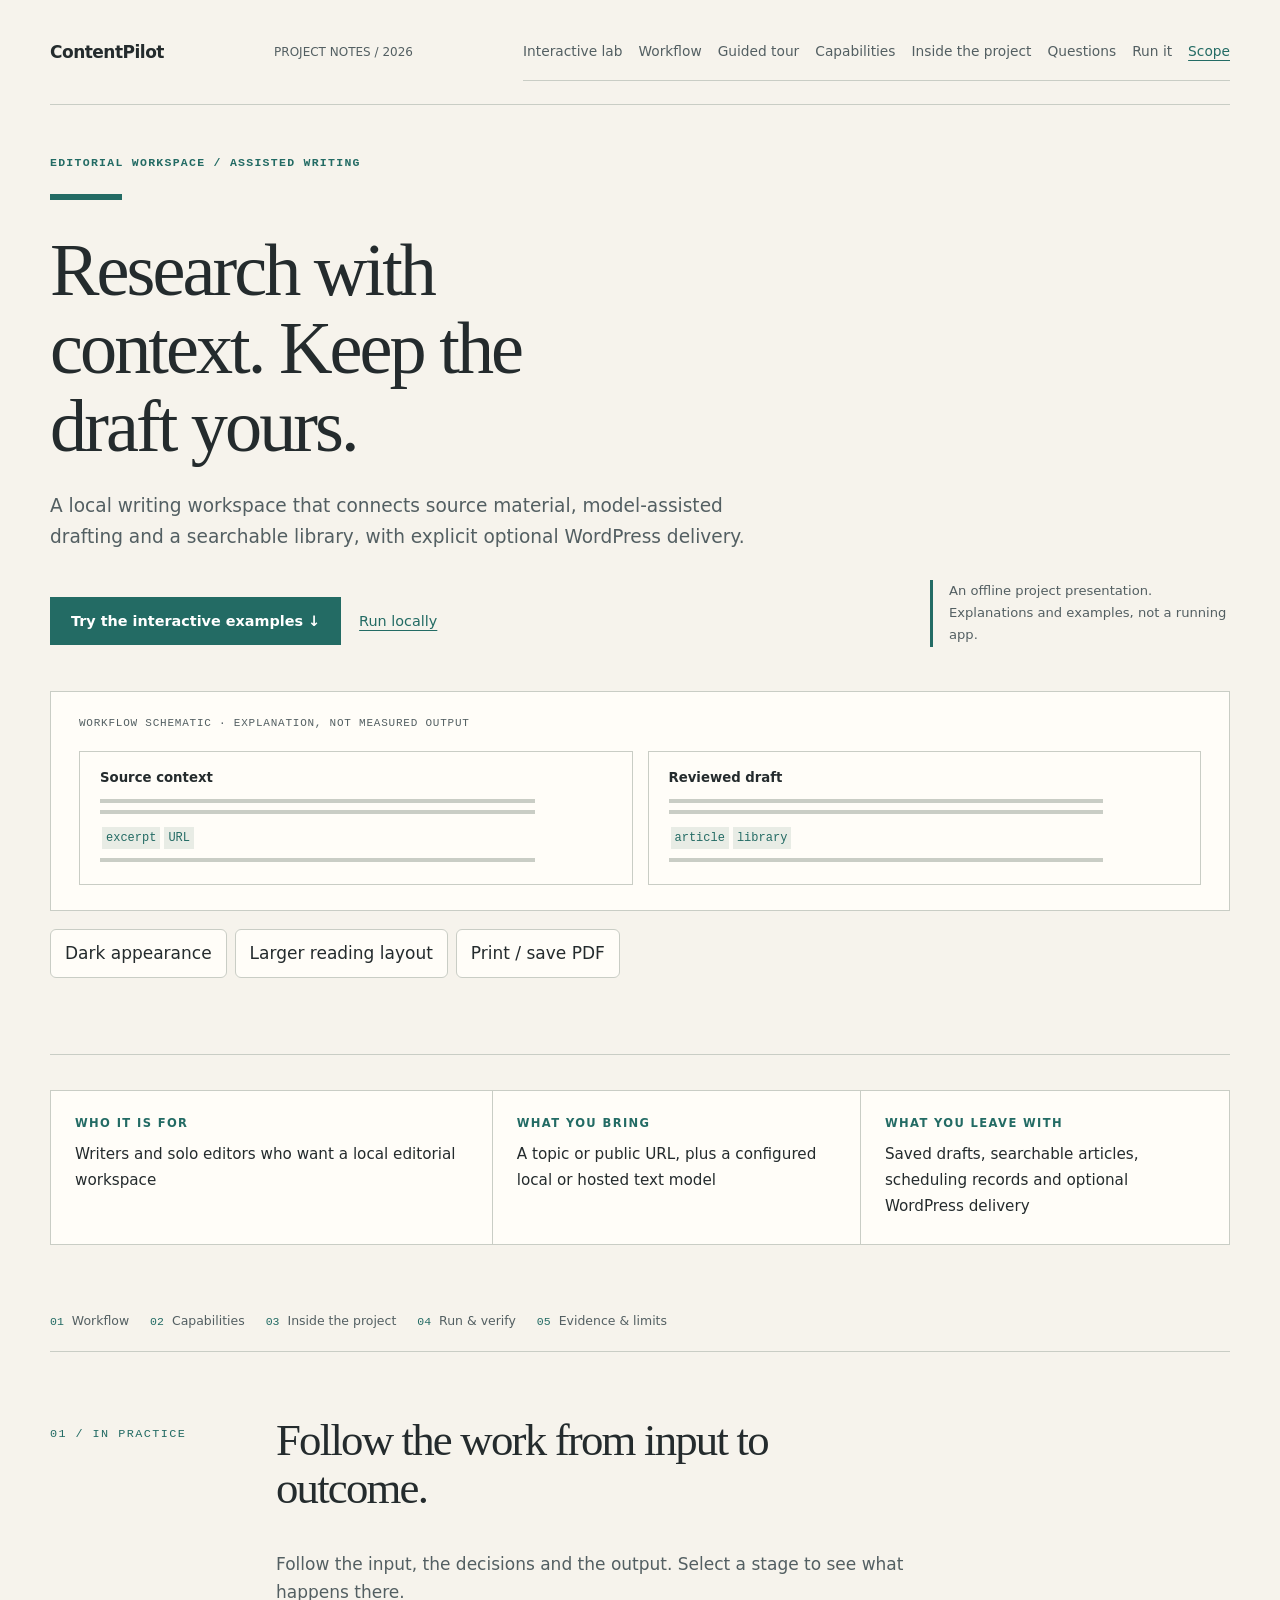
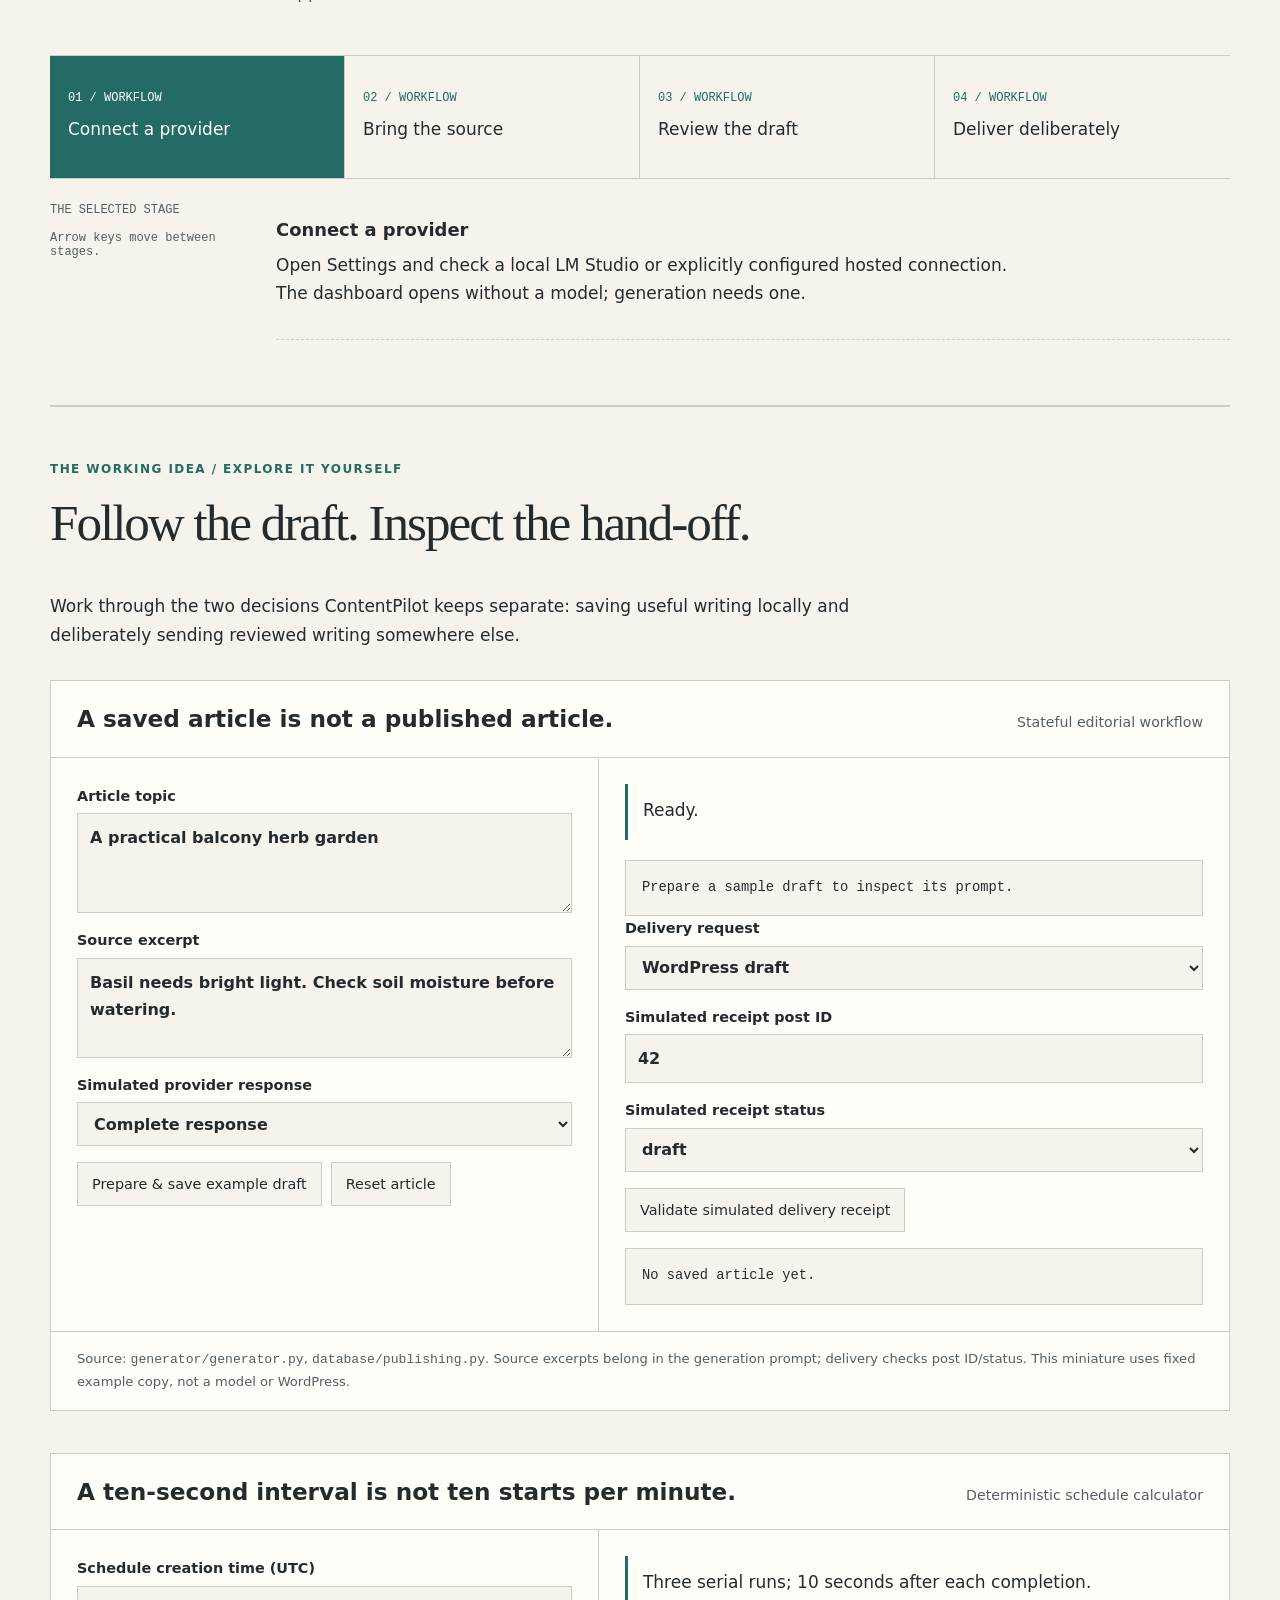
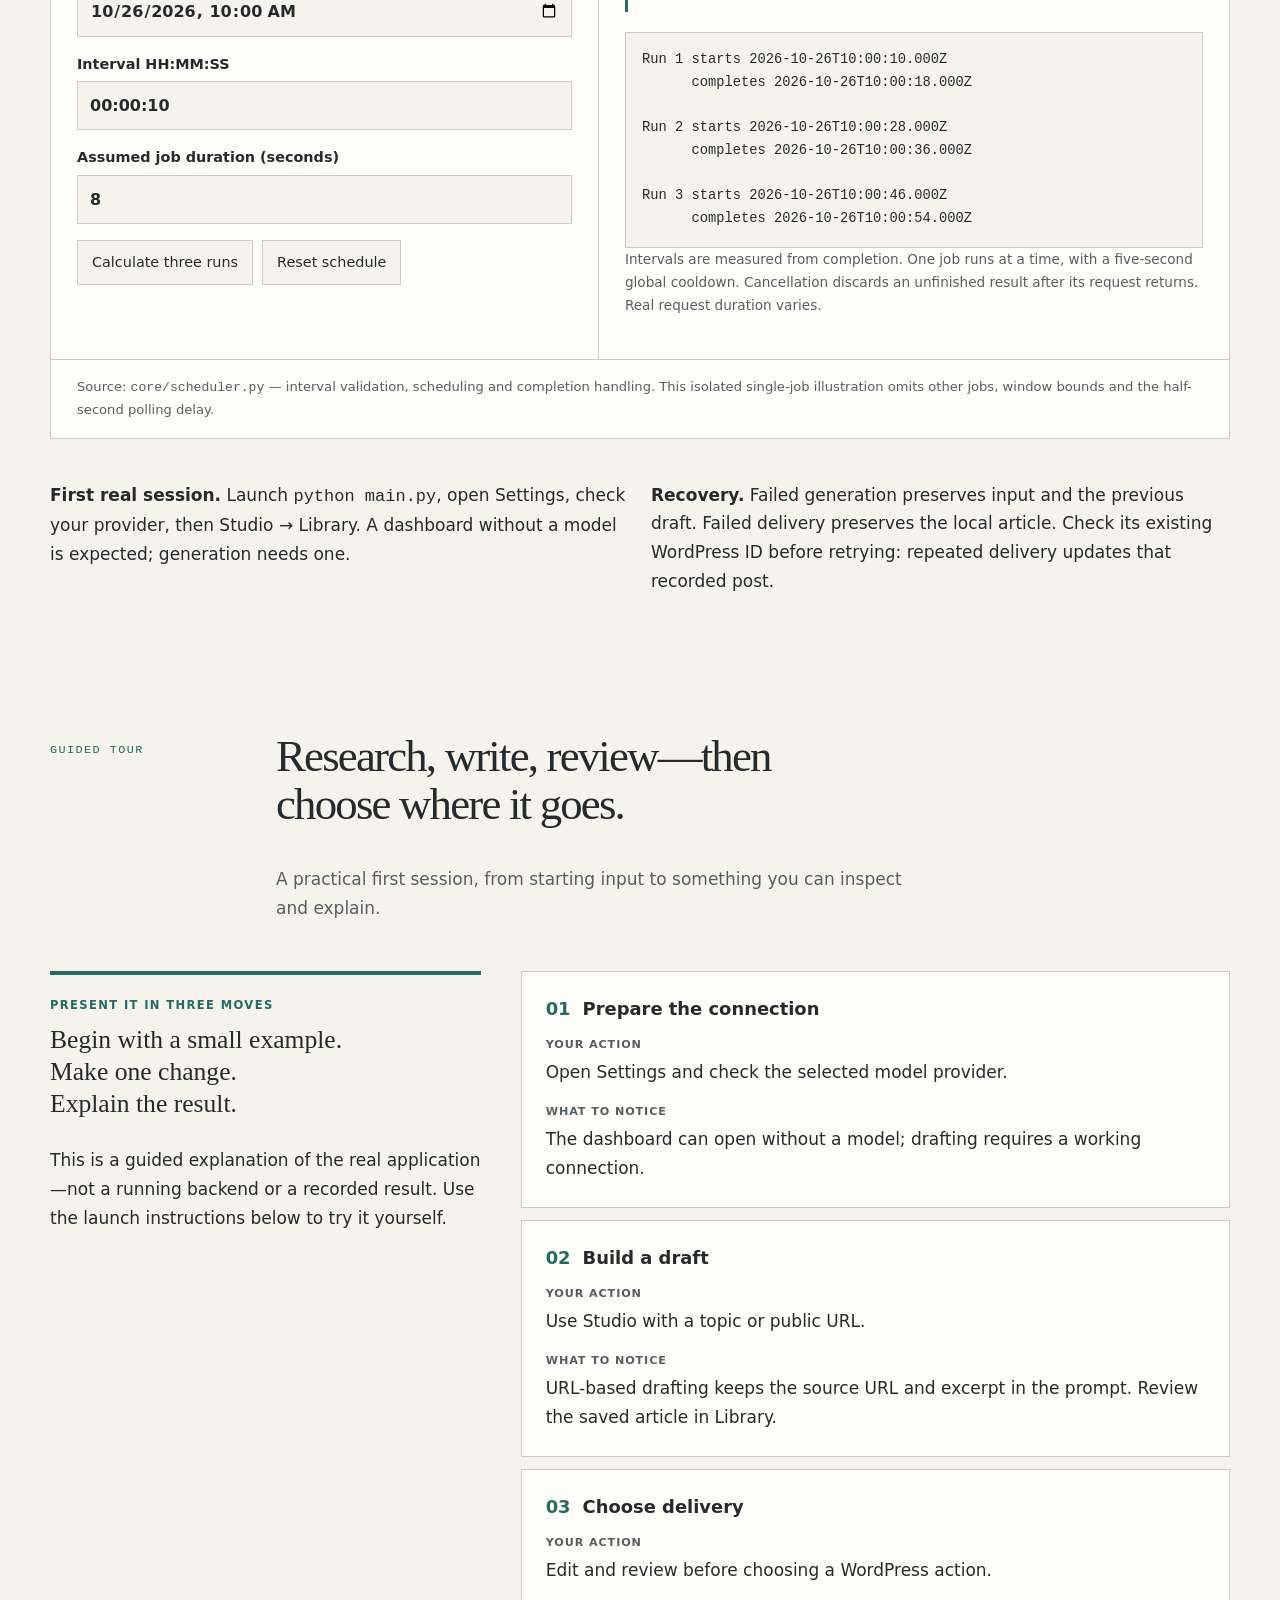
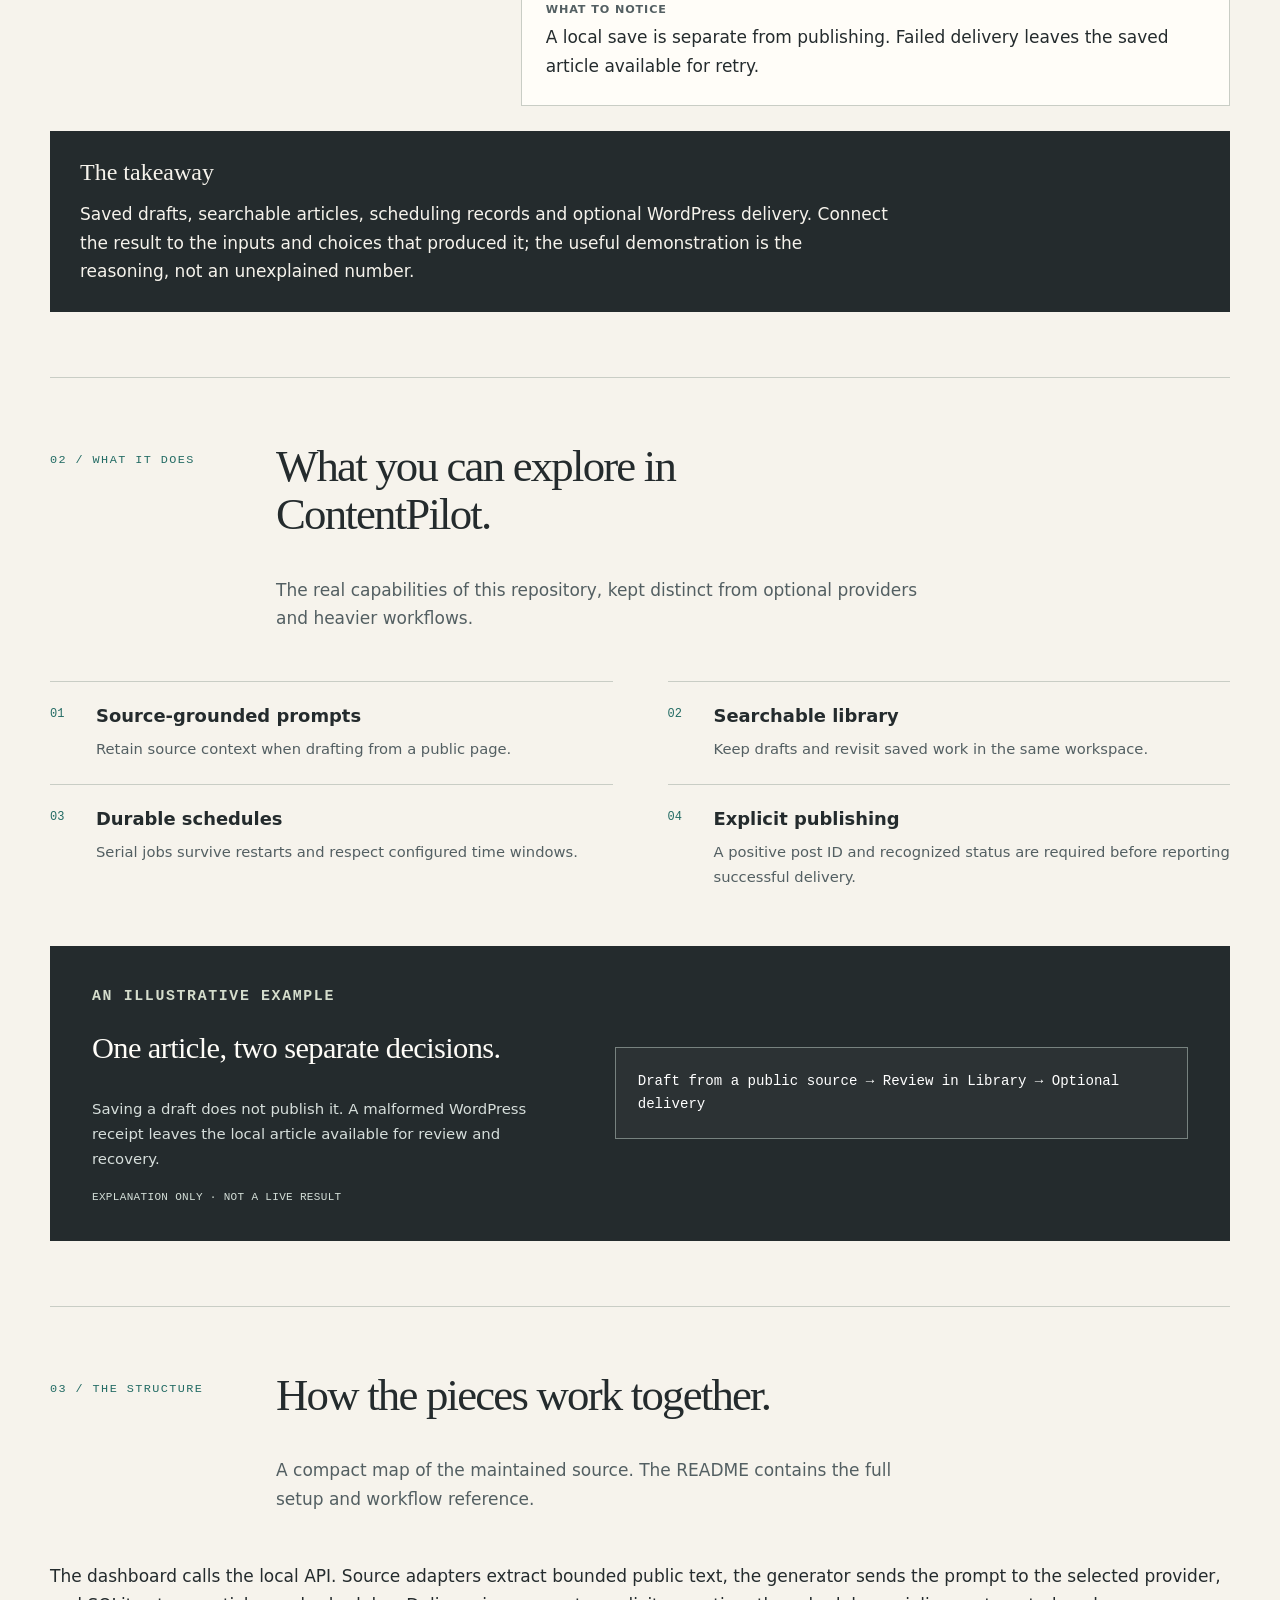
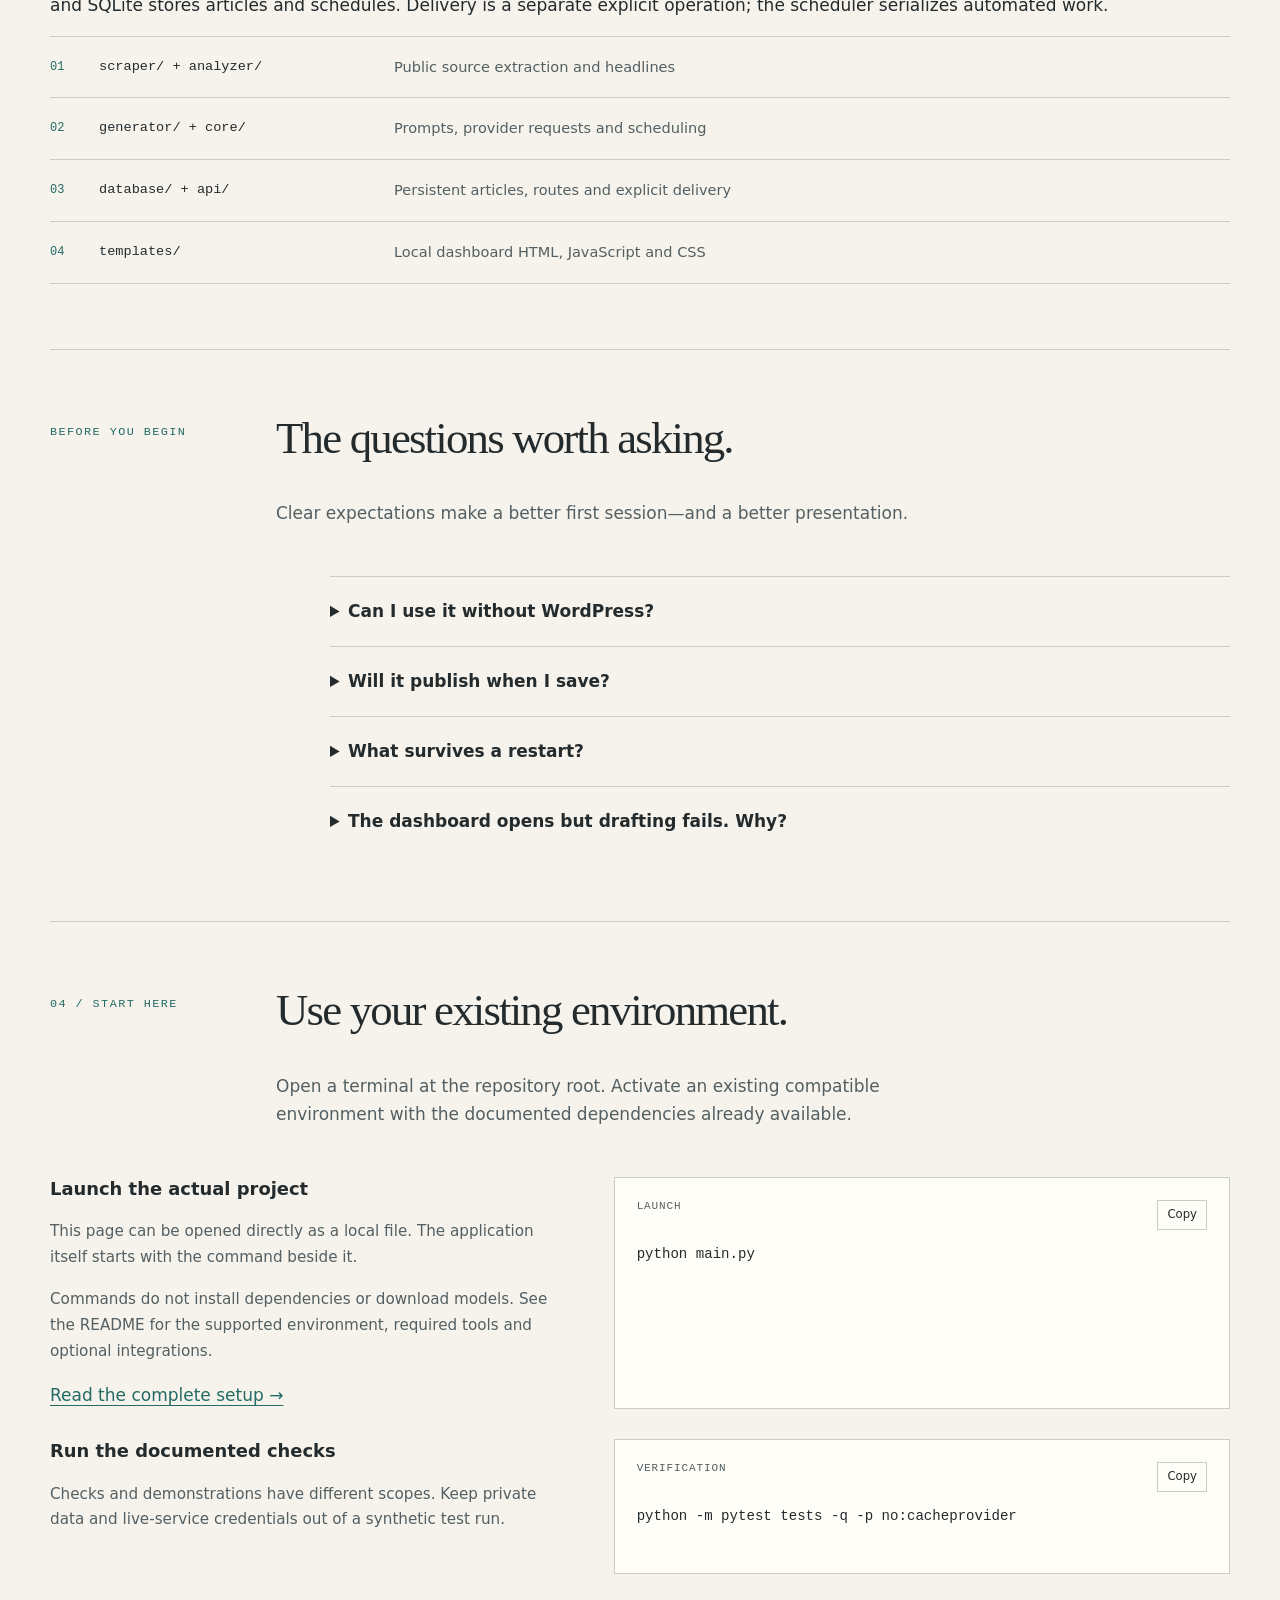
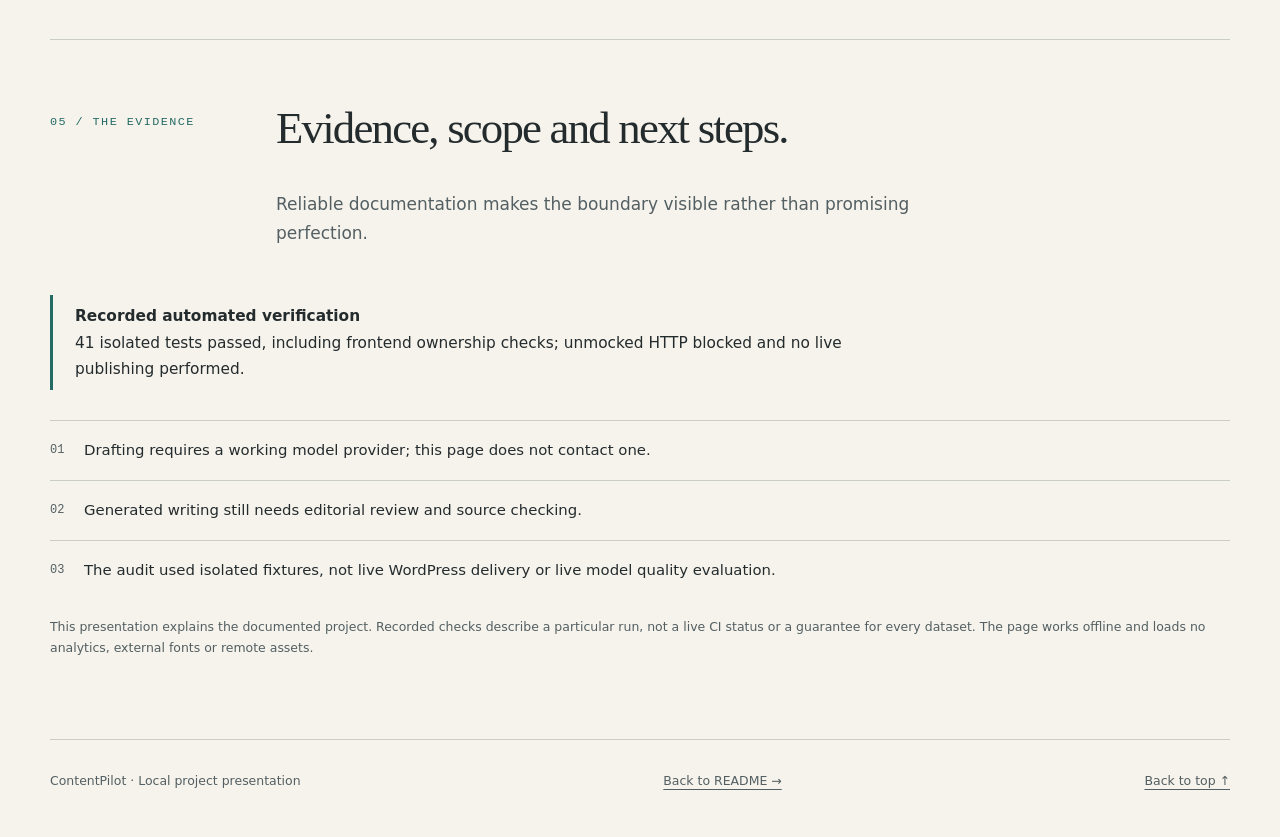
<file: docs/overview.html>
<!DOCTYPE html>

<html lang="en"><head><meta charset="utf-8"/><meta content="width=device-width, initial-scale=1" name="viewport"/><title>ContentPilot — Project presentation</title><meta content="A local writing workspace that connects source material, model-assisted drafting and a searchable library, with explicit optional WordPress delivery." name="description"/><meta content="light" name="color-scheme"/><style>
:root{--paper:#f6f3ec;--surface:#fffdf8;--ink:#242b2d;--muted:#535f62;--line:#c9cdc5;--accent:#236b64;--soft:#e8ece5;color-scheme:light}
*{box-sizing:border-box}html{scroll-behavior:smooth;scroll-padding-top:1rem}body{margin:0;background:var(--paper);color:var(--ink);font:17px/1.65 system-ui,-apple-system,"Segoe UI",sans-serif}a{color:var(--accent);text-underline-offset:4px}button{font:inherit;cursor:pointer}a,button{touch-action:manipulation}a:focus-visible,button:focus-visible,summary:focus-visible{outline:3px solid var(--accent);outline-offset:5px}h1,h2,h3,p{margin-top:0}h1,h2{font-family:Georgia,"Times New Roman",serif;font-weight:500;line-height:1.06;letter-spacing:-.04em}h1{font-size:clamp(3rem,6.2vw,6.3rem);max-width:900px;margin-bottom:1.5rem}h2{font-size:clamp(2rem,3.5vw,3.3rem);max-width:740px}h3{font-size:1.12rem;line-height:1.35}p{margin-bottom:1rem}code,pre,.eyebrow,.number,.chapter{font-family:Consolas,"Liberation Mono",monospace}pre{white-space:pre-wrap;overflow-wrap:anywhere;margin:0;font-size:.88rem;line-height:1.65}button,a{ -webkit-tap-highlight-color:transparent}.skip{position:absolute;left:1rem;top:-100px;background:var(--ink);color:#fff;padding:12px;z-index:5}.skip:focus{top:1rem}.wrap{width:min(1180px,calc(100% - 64px));margin:auto}.top{display:flex;justify-content:space-between;gap:20px;align-items:center;border-bottom:1px solid var(--line);padding:23px 0}.brand{font-weight:750;letter-spacing:-.03em;text-decoration:none;color:var(--ink)}.toplinks{display:flex;gap:23px;font-size:.86rem}.edition{font-size:.75rem;color:var(--muted)}.hero{padding:68px 0 45px;border-bottom:1px solid var(--line)}.eyebrow{font-size:.72rem;letter-spacing:.11em;text-transform:uppercase;color:var(--accent);font-weight:700;margin-bottom:1.3rem}.lead{max-width:720px;font-size:1.16rem;color:var(--muted)}.herofoot{display:flex;align-items:center;gap:18px;flex-wrap:wrap;margin-top:27px}.primary{display:inline-block;padding:11px 20px;background:var(--accent);color:#fff;text-decoration:none;font-weight:650;font-size:.9rem;border:1px solid var(--accent)}.secondary{font-size:.9rem}.heroaside{border-left:3px solid var(--accent);padding-left:16px;font-size:.82rem;color:var(--muted);max-width:300px;margin-left:auto}.toc{display:flex;gap:0;flex-wrap:wrap;padding:0;margin:0;border-bottom:1px solid var(--line);list-style:none}.toc a{display:block;padding:20px 21px 20px 0;text-decoration:none;color:var(--muted);font-size:.78rem}.toc a:hover{text-decoration:underline;color:var(--accent)}.chapter{margin-right:8px;color:var(--accent);font-size:.72rem}.section{padding:65px 0;border-bottom:1px solid var(--line);scroll-margin-top:25px}.sectionhead{display:grid;grid-template-columns:190px 1fr;gap:36px;margin-bottom:32px}.number{font-size:.8rem;color:var(--accent);padding-top:7px}.sectionhead p{color:var(--muted);max-width:650px}.workflow{display:grid;grid-template-columns:repeat(4,1fr);border-top:1px solid var(--line);border-bottom:1px solid var(--line)}.flowbutton{background:none;text-align:left;border:0;border-right:1px solid var(--line);padding:23px 18px;color:var(--ink);min-height:122px}.flowbutton:last-child{border-right:0}.flowbutton small{display:block;font:12px Consolas,monospace;color:var(--accent);margin-bottom:10px}.flowbutton:hover{background:var(--soft)}.flowbutton[aria-pressed=true]{background:var(--accent);color:white}.flowbutton[aria-pressed=true] small{color:white}.flowdetail{margin-top:24px;display:grid;grid-template-columns:190px 1fr;gap:36px}.flowlabel{font:12px Consolas,monospace;color:var(--muted)}.flowdetail p{max-width:760px}.flowarticle{padding:15px 0;border-bottom:1px dashed var(--line)}.flowarticle h3{margin-bottom:8px}.js .flowarticle[hidden]{display:none}.withoutjs{display:none}noscript .withoutjs{display:block}.featurelist{display:grid;grid-template-columns:1fr 1fr;gap:0 55px}.feature{padding:22px 0;border-top:1px solid var(--line);display:grid;grid-template-columns:34px 1fr;gap:12px}.feature .marker{font:12px Consolas,monospace;color:var(--accent);padding-top:3px}.feature p{font-size:.92rem;color:var(--muted);margin-bottom:0}.feature h3{margin-bottom:8px}.exhibit{background:var(--ink);color:#fffdf8;padding:38px 42px;display:grid;grid-template-columns:1.1fr 1fr;gap:45px;position:relative}.exhibit .eyebrow{color:#d5ddcc}.exhibit h3{font-family:Georgia,serif;font-size:1.9rem;font-weight:400;line-height:1.2;letter-spacing:-.02em}.exhibit p{color:#d6dedb;font-size:.93rem}.exhibit pre{padding:22px;border:1px solid #77827f;background:#ffffff09;align-self:center;color:#fff;min-width:0}.examplelabel{font:11px Consolas,monospace;display:block;color:#d4dfd8;margin-top:18px;letter-spacing:.03em}.arch{border-top:1px solid var(--line)}.archrow{display:grid;grid-template-columns:34px 280px 1fr;gap:15px;padding:18px 0;border-bottom:1px solid var(--line)}.archrow .dot{color:var(--accent);font:12px Consolas,monospace;padding-top:5px}.archrow code{font-size:.85rem;overflow-wrap:anywhere}.archrow span:last-child{font-size:.91rem;color:var(--muted)}.setup{display:grid;grid-template-columns:1fr 1.2fr;gap:50px}.setup p{font-size:.95rem;color:var(--muted)}.command{background:var(--surface);border:1px solid var(--line);padding:22px;position:relative}.commandbar{display:flex;justify-content:space-between;gap:15px;margin-bottom:13px}.commandbar small{font:11px Consolas,monospace;letter-spacing:.08em;color:var(--muted);text-transform:uppercase}.copy{background:transparent;border:1px solid var(--line);font-size:.73rem;padding:4px 9px;color:var(--ink);display:none}.js .copy{display:block}.copy:hover{border-color:var(--accent)}.validation{border-left:3px solid var(--accent);padding:8px 0 8px 22px;max-width:850px;margin-bottom:30px}.validation p{margin:0;font-size:.96rem}.limits{list-style:none;padding:0;margin:0;counter-reset:limit}.limits li{counter-increment:limit;display:grid;grid-template-columns:34px 1fr;border-top:1px solid var(--line);padding:17px 0;font-size:.93rem}.limits li:before{content:counter(limit,decimal-leading-zero);font:12px Consolas,monospace;color:var(--muted);padding-top:5px}.footer{padding:30px 0 45px;display:flex;gap:20px;justify-content:space-between;color:var(--muted);font-size:.78rem}.footer a{color:var(--muted)}.note{font-size:.78rem;color:var(--muted);margin-top:15px}.live{display:block;min-height:1.2em;font-size:.75rem;color:var(--muted);margin-top:8px}.decor{height:6px;width:72px;background:var(--accent);margin-bottom:32px}.layout-course .hero h1{max-width:870px}.layout-creative .hero{padding-bottom:58px}.layout-creative .exhibit{grid-template-columns:1fr 1.2fr}.layout-analytic .hero h1{max-width:1000px}.layout-analytic .exhibit{border-left:8px solid var(--accent)}
@media(max-width:760px){.wrap{width:calc(100% - 36px)}.top{align-items:flex-start;flex-wrap:wrap}.toplinks{gap:14px;font-size:.75rem}.edition{display:none}.hero{padding:43px 0 32px}h1{font-size:clamp(2.75rem,10vw,4rem)}.lead{font-size:1rem}.heroaside{margin-left:0;max-width:none;flex-basis:100%}.section{padding:42px 0}.sectionhead{grid-template-columns:1fr;gap:13px;margin-bottom:23px}.sectionhead h2{margin-bottom:12px}.workflow{grid-template-columns:1fr 1fr}.flowbutton{min-height:100px;border-bottom:1px solid var(--line)}.flowbutton:nth-child(2){border-right:0}.flowbutton:nth-child(n+3){border-bottom:0}.flowdetail{grid-template-columns:1fr;gap:10px}.featurelist{grid-template-columns:1fr}.exhibit,.layout-creative .exhibit{grid-template-columns:1fr;padding:27px 23px;gap:10px}.exhibit pre{margin-top:10px}.archrow{grid-template-columns:25px 1fr;gap:10px}.archrow span:last-child{grid-column:2}.setup{grid-template-columns:1fr;gap:20px}.footer{flex-direction:column;gap:8px}.toc a{padding:15px 18px 15px 0;font-size:.73rem}.flowbutton{font-size:.9rem}.command{padding:17px}body{font-size:16px}}
@media(prefers-reduced-motion:reduce){html{scroll-behavior:auto}*{animation:none!important;transition:none!important}}
@media print{body{background:white;color:#111;font-size:10pt}.wrap{width:100%}.toplinks,.toc,.herofoot .primary,.copy,.flowbutton{display:none!important}.hero{padding:20px 0}h1{font-size:38pt}h2{font-size:24pt}.section{padding:22px 0;break-inside:avoid}.flowarticle[hidden]{display:block!important}.flowdetail{display:block}.flowlabel{display:none}.workflow{display:none}.exhibit{background:white;color:#111;border:1px solid #888}.exhibit p,.exhibit .eyebrow,.exhibit pre,.examplelabel{color:#222}.exhibit pre{border-color:#aaa}.featurelist{gap:20px}.footer{padding:15px 0}.sectionhead{grid-template-columns:100px 1fr;gap:20px}a{color:#111}.live{display:none}}

.schematic{margin:28px 0 0;background:var(--surface);border:1px solid var(--line);padding:25px 28px}.schematic figcaption{font:11px Consolas,monospace;letter-spacing:.07em;text-transform:uppercase;color:var(--muted);margin-bottom:22px}.schematic svg{display:block;width:100%;height:auto;max-height:160px;color:var(--accent)}.diagramline{display:flex;align-items:stretch;gap:10px;flex-wrap:wrap}.diagramnode{flex:1;min-width:130px;border-top:3px solid var(--accent);background:var(--paper);padding:15px;font-size:.87rem;font-weight:650}.diagramnode small{display:block;font:10px Consolas,monospace;color:var(--muted);margin-bottom:8px}.diagramarrow{align-self:center;color:var(--accent)}.pixelmatrix{display:grid;grid-template-columns:repeat(8,1fr);gap:4px;width:170px;aspect-ratio:1}.pixelmatrix i{background:var(--accent)}.compressionvisual{display:flex;align-items:center;gap:30px;flex-wrap:wrap}.compressionvisual p{max-width:360px;margin:0;font:13px/1.7 Consolas,monospace;color:var(--muted)}.branchdiagram{display:grid;grid-template-columns:1fr 1fr;gap:13px}.branchroot{grid-column:1/-1;text-align:center;border-bottom:1px solid var(--line);padding-bottom:15px}.branchpath{border-left:3px solid var(--accent);padding:10px 15px;background:var(--paper);font-size:.87rem}.branchpath strong{display:block}.documentdiagram{display:flex;gap:15px;align-items:center;flex-wrap:wrap}.documentpaper{padding:15px 20px;border:1px solid var(--line);flex:1;min-width:150px}.documentpaper b{display:block;font-size:.83rem;margin-bottom:10px}.documentpaper .rule{display:block;height:4px;background:var(--line);margin:7px 0;max-width:85%}.documentpaper .term{display:inline-block;color:var(--accent);font:12px Consolas,monospace;background:var(--soft);padding:4px;margin:2px}.ledgerdiagram{width:100%;border-collapse:collapse;font-size:.85rem}.ledgerdiagram td,.ledgerdiagram th{text-align:left;padding:11px;border-bottom:1px solid var(--line)}.ledgerdiagram th{font:10px Consolas,monospace;text-transform:uppercase;color:var(--muted)}@media(max-width:760px){.schematic{padding:20px}.diagramarrow{display:none}.diagramnode{min-width:120px}.ledgerdiagram td,.ledgerdiagram th{padding:9px 5px}.pixelmatrix{width:130px}}@media print{.schematic{break-inside:avoid}}
</style><style>
/* Presentation guide: readable on screen, navigable by keyboard, useful in print. */
:root{--guide-ink:var(--ink);--guide-paper:var(--paper);--guide-soft:var(--soft)}
body{font-size:17px;line-height:1.7}.hero{padding-top:48px!important}.hero h1{font-size:clamp(2.5rem,5.8vw,5.1rem)!important;line-height:1.05;max-width:15ch}.hero .lede{max-width:58ch}.section{scroll-margin-top:95px}.sectionhead h2{max-width:25ch}.sectionhead .number{letter-spacing:.12em;font-size:.74rem}
.guide-tools{display:flex;gap:8px;flex-wrap:wrap;align-items:center;margin:18px 0}.guide-tools button,.guide-btn{background:var(--surface);color:var(--ink);border:1px solid var(--line);padding:9px 14px;border-radius:6px;font:inherit;cursor:pointer}.guide-tools button:hover,.guide-btn:hover{border-color:var(--accent)}.guide-tools button:focus-visible,.guide-btn:focus-visible,details summary:focus-visible{outline:3px solid var(--accent);outline-offset:3px}
.guide-orientation{display:grid;grid-template-columns:1.2fr 1fr 1fr;gap:0;margin:35px 0 45px;border:1px solid var(--line);background:var(--surface)}.guide-orientation>div{padding:24px;border-right:1px solid var(--line)}.guide-orientation>div:last-child{border:0}.guide-label{display:block;font:700 .72rem/1.5 system-ui;letter-spacing:.12em;text-transform:uppercase;color:var(--accent);margin-bottom:10px}.guide-orientation p{margin:0;font-size:.95rem}
.guide-scenario{display:grid;grid-template-columns:.85fr 1.4fr;gap:40px;margin:25px 0}.guide-scenario aside{border-top:4px solid var(--accent);padding:22px 0}.guide-scenario h3{font:500 1.6rem/1.25 Georgia,serif}.guide-steps{display:grid;gap:12px}.guide-step{border:1px solid var(--line);background:var(--surface);padding:24px}.guide-step h3{font:700 1.12rem/1.4 system-ui;margin:0 0 14px}.guide-step .step-index{color:var(--accent);margin-right:12px}.guide-step dl{margin:0}.guide-step dt{font-size:.7rem;font-weight:800;letter-spacing:.08em;text-transform:uppercase;color:var(--muted)}.guide-step dd{margin:4px 0 15px}.guide-step dd:last-child{margin-bottom:0}
.guide-presenter{background:var(--ink);color:var(--paper);padding:26px 30px;margin-top:24px}.guide-presenter strong{display:block;font:500 1.5rem/1.3 Georgia,serif;margin-bottom:12px}.guide-presenter p{max-width:75ch;margin:0}.guide-faq{max-width:900px;margin-left:auto}.guide-faq details{border-top:1px solid var(--line);padding:20px 0}.guide-faq summary{cursor:pointer;font-weight:700;padding-right:18px}.guide-faq details p{padding-top:15px;color:var(--muted);max-width:75ch;margin-bottom:0}.guide-faq details[open] summary{color:var(--accent)}
.guide-topnav{position:sticky;top:0;z-index:20;background:var(--paper);border-bottom:1px solid var(--line);padding:12px 0;display:flex;gap:16px;overflow:auto;white-space:nowrap;scrollbar-width:thin}.guide-topnav a{font-size:.86rem;color:var(--muted);text-decoration:none;padding:5px 0}.guide-topnav a:hover,.guide-topnav a[aria-current]{color:var(--accent);text-decoration:underline}.guide-progress{position:fixed;top:0;left:0;height:3px;width:0;background:var(--accent);z-index:50}.guide-status{font-size:.8rem;color:var(--muted)}
:root[data-guide-theme="dark"]{--paper:#141c21;--surface:#1b272e;--ink:#eef4f5;--muted:#b5c5cc;--line:#41545f;--accent:#8ad4c7;--soft:#233a3c;color-scheme:dark}.guide-reading .sectionhead{display:block}.guide-reading .sectionhead .number{display:block;margin-bottom:14px}.guide-reading p,.guide-reading li{font-size:1.12rem}.guide-reading .section{padding-top:65px;padding-bottom:65px}
@media(max-width:760px){.guide-orientation,.guide-scenario{grid-template-columns:1fr}.guide-orientation>div{border-right:0;border-bottom:1px solid var(--line);padding:18px}.guide-scenario{gap:10px}.guide-topnav{gap:20px}.guide-presenter{padding:24px}.guide-step{padding:20px}.hero h1{max-width:18ch}.guide-faq{margin:0}.guide-tools{gap:6px}}
@media(prefers-reduced-motion:reduce){html{scroll-behavior:auto!important}*,*::before,*::after{animation:none!important;transition:none!important}}
@media print{.guide-tools,.guide-topnav,.guide-progress,.copy,.flowbutton{display:none!important}.flowarticle,[hidden]{display:block!important}.section{break-inside:auto;padding:24px 0!important}.guide-step,.guide-orientation>div{break-inside:avoid}.guide-presenter{background:white;color:black;border:1px solid #777}details>*{display:block!important}body{background:white!important;color:#111!important;font-size:11pt}.guide-scenario{display:block}.hero h1{font-size:32pt!important}:root{--paper:white;--surface:white;--ink:#111;--muted:#333;--line:#aaa;--accent:#174e49}}
</style><style>@media(max-width:760px){.guide-topnav{flex-wrap:wrap;white-space:normal;gap:4px 18px;padding:8px 0;position:relative}.guide-topnav a{padding:5px 0}.section{scroll-margin-top:20px}}</style><style>:root[data-guide-theme="dark"] body{--accent:#8ad4c7!important}:root[data-guide-theme="dark"] .primary,:root[data-guide-theme="dark"] .flowbutton[aria-pressed=true]{background:var(--project-accent);border-color:var(--project-accent);color:#fff}:root[data-guide-theme="dark"] .flowbutton[aria-pressed=true] small{color:#fff}:root[data-guide-theme="dark"] .exhibit{background:#24363f;color:#fffdf8}:root[data-guide-theme="dark"] .skip{background:#24363f;color:#fff}@media print{:root[data-guide-theme="dark"] body{--accent:#174e49}:root[data-guide-theme="dark"] .exhibit{background:white;color:#111}}</style><style>@media print{
:root,:root[data-guide-theme="dark"],:root[data-theme="dark"],html,body{--paper:#fff!important;--surface:#fff!important;--ink:#111!important;--muted:#333!important;--line:#aaa!important;--accent:#174e49!important;--soft:#f4f4f4!important;--bg:#fff!important;--card:#fff!important;--accent-soft:#f4f4f4!important;--teal-soft:#f4f4f4!important;--project-accent:#174e49!important;color-scheme:light!important;background:#fff!important;color:#111!important}
body *,body *::before,body *::after{color:#111!important;background-color:transparent!important;background-image:none!important;box-shadow:none!important;text-shadow:none!important;border-color:#aaa!important;animation:none!important;transition:none!important}
main,section,.panel,.section,.hero,.wrap{min-height:0!important;height:auto!important;break-before:auto!important;break-after:auto!important;break-inside:auto!important;page-break-before:auto!important;page-break-after:auto!important;overflow:visible!important}
.panel,.panel[hidden],.flowarticle,.flowarticle[hidden]{display:block!important}details>*{display:block!important}.guide-tools,.guide-topnav,.guide-progress,.tabbar,.pager,.hbtn,.presentation-route,.skip,.skip-link,.section-chooser,.copy,.flowbutton,.walk-controls,.walk-steps,.askrow,.stopbtn{display:none!important}
.exhibit,.guide-presenter,.quick-orientation,.card,.mock{background:#fff!important;color:#111!important;border:1px solid #aaa!important}
body{margin:0!important}footer,.footer{break-inside:avoid!important;padding-bottom:0!important;margin-bottom:0!important}.panel:last-child,.section:last-child,main{padding-bottom:0!important;margin-bottom:0!important}table{display:table!important;overflow:visible!important;width:100%!important}th,td{overflow-wrap:anywhere!important}a{text-decoration:underline!important}.visually-hidden{display:none!important}
}</style><style>
.project-lab{padding:52px 0;border-top:1px solid var(--line);scroll-margin-top:24px}.project-lab h2{font-size:clamp(2rem,4vw,3.3rem)}.lab-lede{max-width:820px}.lab-kicker{text-transform:uppercase;letter-spacing:.12em;font-size:.75rem;color:var(--accent);font-weight:700}.lab-workbench{margin:30px 0 42px;border:1px solid var(--line);background:var(--surface)}.lab-workbench>header{padding:22px 26px;border-bottom:1px solid var(--line);display:flex;gap:16px;align-items:baseline;justify-content:space-between;flex-wrap:wrap}.lab-workbench h3{font-size:1.45rem;margin:0}.lab-workbench>header small{color:var(--muted)}.lab-columns{display:grid;grid-template-columns:minmax(0,1fr) minmax(0,1.15fr)}.lab-controls{padding:26px;border-right:1px solid var(--line);min-width:0}.lab-result{padding:26px;min-width:0}.project-lab label{display:block;font-size:.9rem;font-weight:650;margin:0 0 15px}.project-lab input:not([type=checkbox]),.project-lab select,.project-lab textarea{display:block;width:100%;max-width:100%;min-height:44px;padding:10px 12px;margin-top:5px;background:var(--paper);color:var(--ink);border:1px solid var(--line);border-radius:0;font:inherit;font-size:1rem}.project-lab textarea{resize:vertical;min-height:100px}.project-lab input[type=checkbox]{width:20px;height:20px;vertical-align:middle;margin-right:8px;accent-color:var(--accent)}.lab-actions{display:flex;flex-wrap:wrap;gap:9px;margin:16px 0}.project-lab button{padding:9px 14px;border:1px solid var(--line);background:var(--paper);color:var(--ink);min-height:44px;font-size:.9rem}.project-lab button:hover{border-color:var(--accent)}.project-lab :is(input,textarea,select,button):focus-visible{outline:3px solid var(--accent);outline-offset:3px}.lab-status{border-left:3px solid var(--accent);padding:12px 15px;min-height:56px;margin:0 0 20px;overflow-wrap:anywhere}.lab-result pre{white-space:pre-wrap;overflow-wrap:anywhere;word-break:break-word;background:var(--paper);border:1px solid var(--line);padding:16px;font:.86rem/1.65 Consolas,monospace;max-height:420px;overflow:auto;color:var(--ink)}.lab-source{padding:16px 26px;border-top:1px solid var(--line);font-size:.82rem;color:var(--muted)}.lab-source code{overflow-wrap:anywhere}.lab-metrics{display:flex;gap:24px;flex-wrap:wrap;margin:14px 0 24px}.lab-metrics div{flex:1;min-width:95px;border-top:2px solid var(--accent);padding-top:10px}.lab-metrics b{display:block;font-size:1.7rem;line-height:1.25;font-weight:550}.lab-metrics span{font-size:.8rem;color:var(--muted)}.lab-rail{display:flex;gap:3px;list-style:none;padding:0;margin:15px 0;flex-wrap:wrap}.lab-rail li{flex:1;min-width:88px;border-bottom:3px solid var(--line);padding:8px 4px;font-size:.78rem}.lab-rail li[data-current=true]{border-color:var(--accent);font-weight:750}.lab-table-wrap{max-width:100%;overflow:auto}.project-lab table{width:100%;border-collapse:collapse;font-size:.86rem}.project-lab th,.project-lab td{padding:10px;text-align:left;border-bottom:1px solid var(--line);vertical-align:top}.lab-note{font-size:.85rem;color:var(--muted)}.lab-explain{display:grid;grid-template-columns:1fr 1fr;gap:22px;margin:20px 0}.lab-explain p{margin-bottom:0}.lab-choice-list{display:flex;gap:8px;flex-wrap:wrap}.lab-timeline{padding-left:22px}.lab-timeline li{padding:5px 0;border-bottom:1px solid var(--line)}.lab-large-output{font-family:Georgia,serif;font-size:1.3rem;line-height:1.5}.lab-progress{height:12px;background:var(--line);margin:12px 0}.lab-progress span{display:block;height:100%;background:var(--accent)}
@media(max-width:760px){.lab-columns{grid-template-columns:1fr}.lab-controls{border-right:0;border-bottom:1px solid var(--line)}.lab-controls,.lab-result{padding:20px}.lab-workbench>header,.lab-source{padding:18px 20px}.lab-explain{grid-template-columns:1fr}.project-lab{padding:35px 0}.lab-metrics{gap:14px}.project-lab h2{font-size:2rem}}
@media print{.project-lab{break-before:auto}.lab-workbench{break-inside:auto;background:#fff!important}.lab-columns{display:block}.lab-controls{border-right:0}.project-lab button{display:none}.lab-result pre{max-height:none;overflow:visible}.lab-controls,.lab-result{padding:12px}.project-lab *{background:transparent!important;color:#111!important}.lab-workbench{border-color:#aaa!important}.lab-progress span{background:#444!important}}
</style></head>
<body class="layout-creative" style="--accent:#236b64;--project-accent:#236b64"><div aria-hidden="true" class="guide-progress"></div><a class="skip" href="#main">Skip to project presentation</a><div class="wrap">
<header class="top"><a class="brand" href="#main">ContentPilot</a><span class="edition">PROJECT NOTES / 2026</span><nav aria-label="Project presentation sections" class="guide-topnav"><a href="#project-lab">Interactive lab</a><a href="#workflow">Workflow</a><a href="#guided-demo">Guided tour</a><a href="#capabilities">Capabilities</a><a href="#inside">Inside the project</a><a href="#questions">Questions</a><a href="#run">Run it</a><a href="#boundaries">Scope</a></nav></header>
<main id="main"><section aria-labelledby="title" class="hero"><p class="eyebrow">Editorial workspace / assisted writing</p><div aria-hidden="true" class="decor"></div><h1 id="title">Research with context. Keep the draft yours.</h1><p class="lead">A local writing workspace that connects source material, model-assisted drafting and a searchable library, with explicit optional WordPress delivery.</p><div class="herofoot"><a class="primary" href="#project-lab">Try the interactive examples ↓</a><a class="secondary" href="#run">Run locally</a><p class="heroaside">An offline project presentation.<br/>Explanations and examples, not a running app.</p></div><figure class="schematic"><figcaption>Workflow schematic · explanation, not measured output</figcaption><div class="documentdiagram"><div class="documentpaper"><b>Source context</b><span class="rule"></span><span class="rule"></span><span class="term">excerpt</span><span class="term">URL</span><span class="rule"></span></div><div class="documentpaper"><b>Reviewed draft</b><span class="rule"></span><span class="rule"></span><span class="term">article</span><span class="term">library</span><span class="rule"></span></div></div></figure><div aria-label="Presentation options" class="guide-tools" role="group"><button aria-pressed="false" data-guide-theme-toggle="" type="button">Dark appearance</button><button aria-pressed="false" data-guide-reading="" type="button">Larger reading layout</button><button data-guide-print="" type="button">Print / save PDF</button><span aria-live="polite" class="guide-status" role="status"></span></div></section><div aria-label="Project at a glance" class="guide-orientation" role="group"><div><span class="guide-label">Who it is for</span><p>Writers and solo editors who want a local editorial workspace</p></div><div><span class="guide-label">What you bring</span><p>A topic or public URL, plus a configured local or hosted text model</p></div><div><span class="guide-label">What you leave with</span><p>Saved drafts, searchable articles, scheduling records and optional WordPress delivery</p></div></div>
<nav aria-label="Presentation chapters"><ol class="toc"><li><a href="#workflow"><span class="chapter">01</span>Workflow</a></li><li><a href="#capabilities"><span class="chapter">02</span>Capabilities</a></li><li><a href="#inside"><span class="chapter">03</span>Inside the project</a></li><li><a href="#run"><span class="chapter">04</span>Run &amp; verify</a></li><li><a href="#boundaries"><span class="chapter">05</span>Evidence &amp; limits</a></li></ol></nav>
<section aria-labelledby="workflow-title" class="section" id="workflow"><div class="sectionhead"><span class="number">01 / IN PRACTICE</span><div><h2 id="workflow-title">Follow the work from input to outcome.</h2><p>Follow the input, the decisions and the output. Select a stage to see what happens there.</p></div></div><div aria-label="Workflow stages" class="workflow" role="group"><button aria-controls="step-0" aria-pressed="false" class="flowbutton" id="control-0" type="button"><small>01 / WORKFLOW</small>Connect a provider</button><button aria-controls="step-1" aria-pressed="false" class="flowbutton" id="control-1" type="button"><small>02 / WORKFLOW</small>Bring the source</button><button aria-controls="step-2" aria-pressed="false" class="flowbutton" id="control-2" type="button"><small>03 / WORKFLOW</small>Review the draft</button><button aria-controls="step-3" aria-pressed="false" class="flowbutton" id="control-3" type="button"><small>04 / WORKFLOW</small>Deliver deliberately</button></div><div class="flowdetail"><span class="flowlabel">THE SELECTED STAGE<br/><br/>Arrow keys move between stages.</span><div><article aria-labelledby="control-0" class="flowarticle" id="step-0"><h3>Connect a provider</h3><p>Open Settings and check a local LM Studio or explicitly configured hosted connection. The dashboard opens without a model; generation needs one.</p></article><article aria-labelledby="control-1" class="flowarticle" id="step-1"><h3>Bring the source</h3><p>Draft from a topic or public URL in Studio. URL prompts retain the source excerpt and URL; redirects share a remaining fetch budget.</p></article><article aria-labelledby="control-2" class="flowarticle" id="step-2"><h3>Review the draft</h3><p>Inspect the saved article in Library. Incomplete responses preserve your input and prior draft rather than substituting an unrelated article.</p></article><article aria-labelledby="control-3" class="flowarticle" id="step-3"><h3>Deliver deliberately</h3><p>Keep the local draft or explicitly send it to WordPress. Scheduling and automatic delivery are separate choices, not hidden consequences of saving.</p></article></div></div></section><section class="project-lab" id="project-lab" aria-labelledby="project-lab-title"><p class="lab-kicker">The working idea / explore it yourself</p><h2 id="project-lab-title">Follow the draft. Inspect the hand-off.</h2><p class="lab-lede">Work through the two decisions ContentPilot keeps separate: saving useful writing locally and deliberately sending reviewed writing somewhere else.</p><article class="lab-workbench" data-demo="article-ledger"><header><h3>A saved article is not a published article.</h3><small>Stateful editorial workflow</small></header><div class="lab-columns"><div class="lab-controls"><label for="cp-topic">Article topic<textarea id="cp-topic">A practical balcony herb garden</textarea></label><label for="cp-source">Source excerpt<textarea id="cp-source">Basil needs bright light. Check soil moisture before watering.</textarea></label><label for="cp-response">Simulated provider response<select id="cp-response"><option value="valid">Complete response</option><option value="empty">Empty response / timeout</option></select></label><div class="lab-actions"><button id="cp-draft" type="button">Prepare & save example draft</button><button id="cp-reset" type="button">Reset article</button></div></div><div class="lab-result"><p class="lab-status" id="cp-status" role="status" aria-live="polite">Ready.</p><pre id="cp-prompt" tabindex="0" aria-label="Calculated example output"></pre><label for="cp-delivery">Delivery request<select id="cp-delivery"><option value="draft">WordPress draft</option><option value="publish">WordPress publish</option></select></label><label for="cp-id">Simulated receipt post ID<input id="cp-id" type="number" value="42" ></label><label for="cp-receipt">Simulated receipt status<select id="cp-receipt"><option value="draft">draft</option><option value="publish">publish</option><option value="broken">unrecognized status</option></select></label><div class="lab-actions"><button id="cp-send" type="button">Validate simulated delivery receipt</button></div><pre id="cp-record" tabindex="0" aria-label="Calculated example output"></pre></div></div><div class="lab-source">Source: <code>generator/generator.py</code>, <code>database/publishing.py</code>. Source excerpts belong in the generation prompt; delivery checks post ID/status. This miniature uses fixed example copy, not a model or WordPress.</div></article><article class="lab-workbench" data-demo="serial-schedule"><header><h3>A ten-second interval is not ten starts per minute.</h3><small>Deterministic schedule calculator</small></header><div class="lab-columns"><div class="lab-controls"><label for="cp-clock">Schedule creation time (UTC)<input id="cp-clock" type="datetime-local" value="2026-10-26T10:00:00" ></label><label for="cp-interval">Interval HH:MM:SS<input id="cp-interval" type="text" value="00:00:10" ></label><label for="cp-duration">Assumed job duration (seconds)<input id="cp-duration" type="number" value="8" min="0" max="3600"></label><div class="lab-actions"><button id="cp-plan" type="button">Calculate three runs</button><button id="cp-schedule-reset" type="button">Reset schedule</button></div></div><div class="lab-result"><p class="lab-status" id="cp-schedule-status" role="status" aria-live="polite">Ready.</p><pre id="cp-schedule" tabindex="0" aria-label="Calculated example output"></pre><p class="lab-note">Intervals are measured from completion. One job runs at a time, with a five-second global cooldown. Cancellation discards an unfinished result after its request returns. Real request duration varies.</p></div></div><div class="lab-source">Source: <code>core/scheduler.py</code> — interval validation, scheduling and completion handling. This isolated single-job illustration omits other jobs, window bounds and the half-second polling delay.</div></article><div class="lab-explain"><p><strong>First real session.</strong> Launch <code>python main.py</code>, open Settings, check your provider, then Studio → Library. A dashboard without a model is expected; generation needs one.</p><p><strong>Recovery.</strong> Failed generation preserves input and the previous draft. Failed delivery preserves the local article. Check its existing WordPress ID before retrying: repeated delivery updates that recorded post.</p></div></section><section aria-labelledby="guided-demo-title" class="section" id="guided-demo"><div class="sectionhead"><span class="number">GUIDED TOUR</span><div><h2 id="guided-demo-title">Research, write, review—then choose where it goes.</h2><p>A practical first session, from starting input to something you can inspect and explain.</p></div></div><div class="guide-scenario"><aside><span class="guide-label">Present it in three moves</span><h3>Begin with a small example.<br/>Make one change.<br/>Explain the result.</h3><p>This is a guided explanation of the real application—not a running backend or a recorded result. Use the launch instructions below to try it yourself.</p></aside><div class="guide-steps"><article class="guide-step"><h3><span class="step-index">01</span>Prepare the connection</h3><dl><dt>Your action</dt><dd>Open Settings and check the selected model provider.</dd><dt>What to notice</dt><dd>The dashboard can open without a model; drafting requires a working connection.</dd></dl></article><article class="guide-step"><h3><span class="step-index">02</span>Build a draft</h3><dl><dt>Your action</dt><dd>Use Studio with a topic or public URL.</dd><dt>What to notice</dt><dd>URL-based drafting keeps the source URL and excerpt in the prompt. Review the saved article in Library.</dd></dl></article><article class="guide-step"><h3><span class="step-index">03</span>Choose delivery</h3><dl><dt>Your action</dt><dd>Edit and review before choosing a WordPress action.</dd><dt>What to notice</dt><dd>A local save is separate from publishing. Failed delivery leaves the saved article available for retry.</dd></dl></article></div></div><div class="guide-presenter"><strong>The takeaway</strong><p>Saved drafts, searchable articles, scheduling records and optional WordPress delivery. Connect the result to the inputs and choices that produced it; the useful demonstration is the reasoning, not an unexplained number.</p></div></section>
<section aria-labelledby="cap-title" class="section" id="capabilities"><div class="sectionhead"><span class="number">02 / WHAT IT DOES</span><div><h2 id="cap-title">What you can explore in ContentPilot.</h2><p>The real capabilities of this repository, kept distinct from optional providers and heavier workflows.</p></div></div><div class="featurelist"><article class="feature"><span class="marker">01</span><div><h3>Source-grounded prompts</h3><p>Retain source context when drafting from a public page.</p></div></article><article class="feature"><span class="marker">02</span><div><h3>Searchable library</h3><p>Keep drafts and revisit saved work in the same workspace.</p></div></article><article class="feature"><span class="marker">03</span><div><h3>Durable schedules</h3><p>Serial jobs survive restarts and respect configured time windows.</p></div></article><article class="feature"><span class="marker">04</span><div><h3>Explicit publishing</h3><p>A positive post ID and recognized status are required before reporting successful delivery.</p></div></article></div><figure class="exhibit" style="margin:35px 0 0"><figcaption><p class="eyebrow">AN ILLUSTRATIVE EXAMPLE</p><h3>One article, two separate decisions.</h3><p>Saving a draft does not publish it. A malformed WordPress receipt leaves the local article available for review and recovery.</p><span class="examplelabel">EXPLANATION ONLY · NOT A LIVE RESULT</span></figcaption><pre><code>Draft from a public source → Review in Library → Optional delivery</code></pre></figure></section>
<section aria-labelledby="inside-title" class="section" id="inside"><div class="sectionhead"><span class="number">03 / THE STRUCTURE</span><div><h2 id="inside-title">How the pieces work together.</h2><p>A compact map of the maintained source. The README contains the full setup and workflow reference.</p></div></div><p class="architecture-explanation">The dashboard calls the local API. Source adapters extract bounded public text, the generator sends the prompt to the selected provider, and SQLite stores articles and schedules. Delivery is a separate explicit operation; the scheduler serializes automated work.</p><div class="arch"><div class="archrow"><span class="dot">01</span><code>scraper/ + analyzer/</code><span>Public source extraction and headlines</span></div><div class="archrow"><span class="dot">02</span><code>generator/ + core/</code><span>Prompts, provider requests and scheduling</span></div><div class="archrow"><span class="dot">03</span><code>database/ + api/</code><span>Persistent articles, routes and explicit delivery</span></div><div class="archrow"><span class="dot">04</span><code>templates/</code><span>Local dashboard HTML, JavaScript and CSS</span></div></div></section>
<section aria-labelledby="questions-title" class="section" id="questions"><div class="sectionhead"><span class="number">BEFORE YOU BEGIN</span><div><h2 id="questions-title">The questions worth asking.</h2><p>Clear expectations make a better first session—and a better presentation.</p></div></div><div class="guide-faq"><details><summary>Can I use it without WordPress?</summary><p>Yes. Research, generation and the local article library are useful on their own. WordPress configuration is only needed for delivery.</p></details><details><summary>Will it publish when I save?</summary><p>Local saves do not trigger hidden publishing. Explicit delivery is available; automatic delivery requires its own deliberate configuration.</p></details><details><summary>What survives a restart?</summary><p>Saved content and durable schedules are stored locally. Interrupted running jobs require review; missed old one-time jobs are not replayed as an uncontrolled backlog.</p></details><details><summary>The dashboard opens but drafting fails. Why?</summary><p>Check Settings and the selected provider. For local generation, start the LM Studio server and load a text model. Source pages requiring login or JavaScript may be unavailable; try a topic instead.</p></details></div></section><section aria-labelledby="run-title" class="section" id="run"><div class="sectionhead"><span class="number">04 / START HERE</span><div><h2 id="run-title">Use your existing environment.</h2><p>Open a terminal at the repository root. Activate an existing compatible environment with the documented dependencies already available.</p></div></div><div class="setup"><div><h3>Launch the actual project</h3><p>This page can be opened directly as a local file. The application itself starts with the command beside it.</p><p>Commands do not install dependencies or download models. See the README for the supported environment, required tools and optional integrations.</p><a href="../README.md">Read the complete setup →</a></div><div class="command"><div class="commandbar"><small>Launch</small><button aria-label="Copy Launch command" class="copy" type="button">Copy</button></div><pre><code>python main.py</code></pre><span aria-live="polite" class="live" role="status"></span></div></div><div class="setup" style="margin-top:30px"><div><h3>Run the documented checks</h3><p>Checks and demonstrations have different scopes. Keep private data and live-service credentials out of a synthetic test run.</p></div><div class="command"><div class="commandbar"><small>Verification</small><button aria-label="Copy Verification command" class="copy" type="button">Copy</button></div><pre><code>python -m pytest tests -q -p no:cacheprovider</code></pre><span aria-live="polite" class="live" role="status"></span></div></div></section>
<section aria-labelledby="bounds-title" class="section" id="boundaries"><div class="sectionhead"><span class="number">05 / THE EVIDENCE</span><div><h2 id="bounds-title">Evidence, scope and next steps.</h2><p>Reliable documentation makes the boundary visible rather than promising perfection.</p></div></div><div class="validation"><p><strong>Recorded automated verification</strong><br/>41 isolated tests passed, including frontend ownership checks; unmocked HTTP blocked and no live publishing performed.</p></div><ul class="limits"><li><span>Drafting requires a working model provider; this page does not contact one.</span></li><li><span>Generated writing still needs editorial review and source checking.</span></li><li><span>The audit used isolated fixtures, not live WordPress delivery or live model quality evaluation.</span></li></ul><p class="note">This presentation explains the documented project. Recorded checks describe a particular run, not a live CI status or a guarantee for every dataset. The page works offline and loads no analytics, external fonts or remote assets.</p></section></main>
<footer class="footer"><span>ContentPilot · Local project presentation</span><a href="../README.md">Back to README →</a><a href="#main">Back to top ↑</a></footer></div><script>
(()=>{'use strict';document.documentElement.classList.add('js');
const controls=[...document.querySelectorAll('.flowbutton')], articles=[...document.querySelectorAll('.flowarticle')];
function select(i, focus=false){controls.forEach((b,n)=>b.setAttribute('aria-pressed',String(n===i)));articles.forEach((a,n)=>a.hidden=n!==i);if(focus)controls[i].focus();}
controls.forEach((button,i)=>{button.addEventListener('click',()=>select(i));button.addEventListener('keydown',event=>{let next;if(event.key==='ArrowRight')next=(i+1)%controls.length;if(event.key==='ArrowLeft')next=(i+controls.length-1)%controls.length;if(event.key==='Home')next=0;if(event.key==='End')next=controls.length-1;if(next!==undefined){event.preventDefault();select(next,true);}});});select(0);
document.querySelectorAll('.copy').forEach(button=>button.addEventListener('click',async()=>{const region=button.closest('.command'),status=region.querySelector('.live'),text=region.querySelector('pre').textContent;try{if(!navigator.clipboard)throw new Error('clipboard unavailable');await navigator.clipboard.writeText(text);status.textContent='Command copied.';}catch(_){const selection=window.getSelection(),range=document.createRange();range.selectNodeContents(region.querySelector('pre'));selection.removeAllRanges();selection.addRange(range);status.textContent='Command selected. Press Ctrl+C or use your browser’s Copy action.';}}));
})();
</script><script>
(()=>{'use strict';const root=document.documentElement;const theme=document.querySelector('[data-guide-theme-toggle]'),reading=document.querySelector('[data-guide-reading]'),status=document.querySelector('.guide-status');
if(theme)theme.addEventListener('click',()=>{const dark=root.dataset.guideTheme!=='dark';root.dataset.guideTheme=dark?'dark':'light';theme.setAttribute('aria-pressed',String(dark));theme.textContent=dark?'Light appearance':'Dark appearance';});
if(reading)reading.addEventListener('click',()=>{const active=document.body.classList.toggle('guide-reading');reading.setAttribute('aria-pressed',String(active));if(status)status.textContent=active?'Larger reading layout enabled.':'Standard reading layout enabled.';});
const print=document.querySelector('[data-guide-print]');if(print)print.addEventListener('click',()=>window.print());
const bar=document.querySelector('.guide-progress');function progress(){const d=document.documentElement;const total=d.scrollHeight-d.clientHeight;if(bar)bar.style.width=(total>0?100*d.scrollTop/total:0)+'%';}window.addEventListener('scroll',progress,{passive:true});progress();
const links=[...document.querySelectorAll('.guide-topnav a')];if('IntersectionObserver' in window){const observer=new IntersectionObserver(items=>{items.forEach(item=>{if(item.isIntersecting){links.forEach(a=>{if(a.hash==='#'+item.target.id)a.setAttribute('aria-current','location');else a.removeAttribute('aria-current');});}});},{rootMargin:'-10% 0px -60% 0px'});links.forEach(a=>{const section=document.querySelector(a.hash);if(section)observer.observe(section);});}
const oldOpen=[];window.addEventListener('beforeprint',()=>{document.querySelectorAll('details').forEach(d=>{if(!d.open){oldOpen.push(d);d.open=true;}});});window.addEventListener('afterprint',()=>{oldOpen.splice(0).forEach(d=>d.open=false);});})();
</script><script>
(()=>{
"use strict";
const $=id=>document.getElementById(id),out=(id,text)=>$(id).textContent=text,money=n=>'$'+(n/100).toFixed(2),integer=(v,min,max)=>Number.isInteger(Number(v))&&Number(v)>=min&&Number(v)<=max,err=(id,msg)=>{out(id,msg);return false;},bind=(id,fn)=>$(id).addEventListener('click',fn),update=(ids,fn)=>ids.forEach(id=>$(id).addEventListener('input',fn));

let draft=null;function renderDraft(){out('cp-record',draft?JSON.stringify(draft,null,2):'No saved article yet.');}function makeDraft(){const topic=$('cp-topic').value.trim(),source=$('cp-source').value.trim();if(!topic||!source)return err('cp-status','Add topic and source excerpt. Previous saved draft retained.');out('cp-prompt','Topic: '+topic+'\nSource excerpt: '+source+'\nInstruction: draft from this context and preserve attribution.');if($('cp-response').value==='empty')return err('cp-status','Generation failed: no complete body. Input and the previous draft are retained.');draft={id:1,topic,body:'Illustrative draft based on the supplied excerpt; review all factual claims.',wordpress_id:null,wordpress_status:null};out('cp-status','Example article #1 saved locally. Nothing was published.');renderDraft();}bind('cp-draft',makeDraft);bind('cp-send',()=>{if(!draft)return err('cp-status','Save a complete draft before requesting delivery.');const id=Number($('cp-id').value),status=$('cp-receipt').value;if(!integer(id,1,2147483647)||!['draft','publish','pending','future','private','trash'].includes(status))return err('cp-status','Receipt rejected: positive integer ID and recognized status required. Local article retained.');const old=draft.wordpress_id;draft.wordpress_id=id;draft.wordpress_status=status;out('cp-status','Simulated '+(old?'update of post #'+old:'receipt accepted')+'. Requested '+$('cp-delivery').value+'; returned '+status+'. No network request made.');renderDraft();});bind('cp-reset',()=>{draft=null;$('cp-topic').value='A practical balcony herb garden';$('cp-source').value='Basil needs bright light. Check soil moisture before watering.';$('cp-response').value='valid';out('cp-prompt','Prepare a draft to inspect its prompt.');out('cp-status','Article example reset.');renderDraft();});function schedule(){const m=/^(\d{1,4}):(\d{2}):(\d{2})$/.exec($('cp-interval').value),duration=Number($('cp-duration').value),clock=$('cp-clock').value;out('cp-schedule','');if(!m||+m[2]>59||+m[3]>59)return err('cp-schedule-status','Use HH:MM:SS with minutes/seconds between 00 and 59.');const seconds=+m[1]*3600 + +m[2]*60 + +m[3];if(seconds<5)return err('cp-schedule-status','The minimum interval is five seconds.');if(!$('cp-duration').value.trim()||!clock||!Number.isFinite(duration)||duration<0||duration>3600)return err('cp-schedule-status','Choose a UTC start and duration between 0 and 3600 seconds.');let t=Date.parse(clock+'Z');if(!Number.isFinite(t))return err('cp-schedule-status','Enter a valid UTC date/time.');const lines=[];for(let i=1;i<=3;i++){t+=seconds*1000;const end=t+duration*1000;lines.push('Run '+i+' starts '+new Date(t).toISOString()+'\n      completes '+new Date(end).toISOString());t=end;}out('cp-schedule',lines.join('\n\n'));out('cp-schedule-status','Three serial runs; '+seconds+' seconds after each completion.');}bind('cp-plan',schedule);bind('cp-schedule-reset',()=>{$('cp-clock').value='2026-10-26T10:00:00';$('cp-interval').value='00:00:10';$('cp-duration').value='8';schedule();});renderDraft();out('cp-prompt','Prepare a sample draft to inspect its prompt.');schedule();

})();
</script></body></html>
</file>
